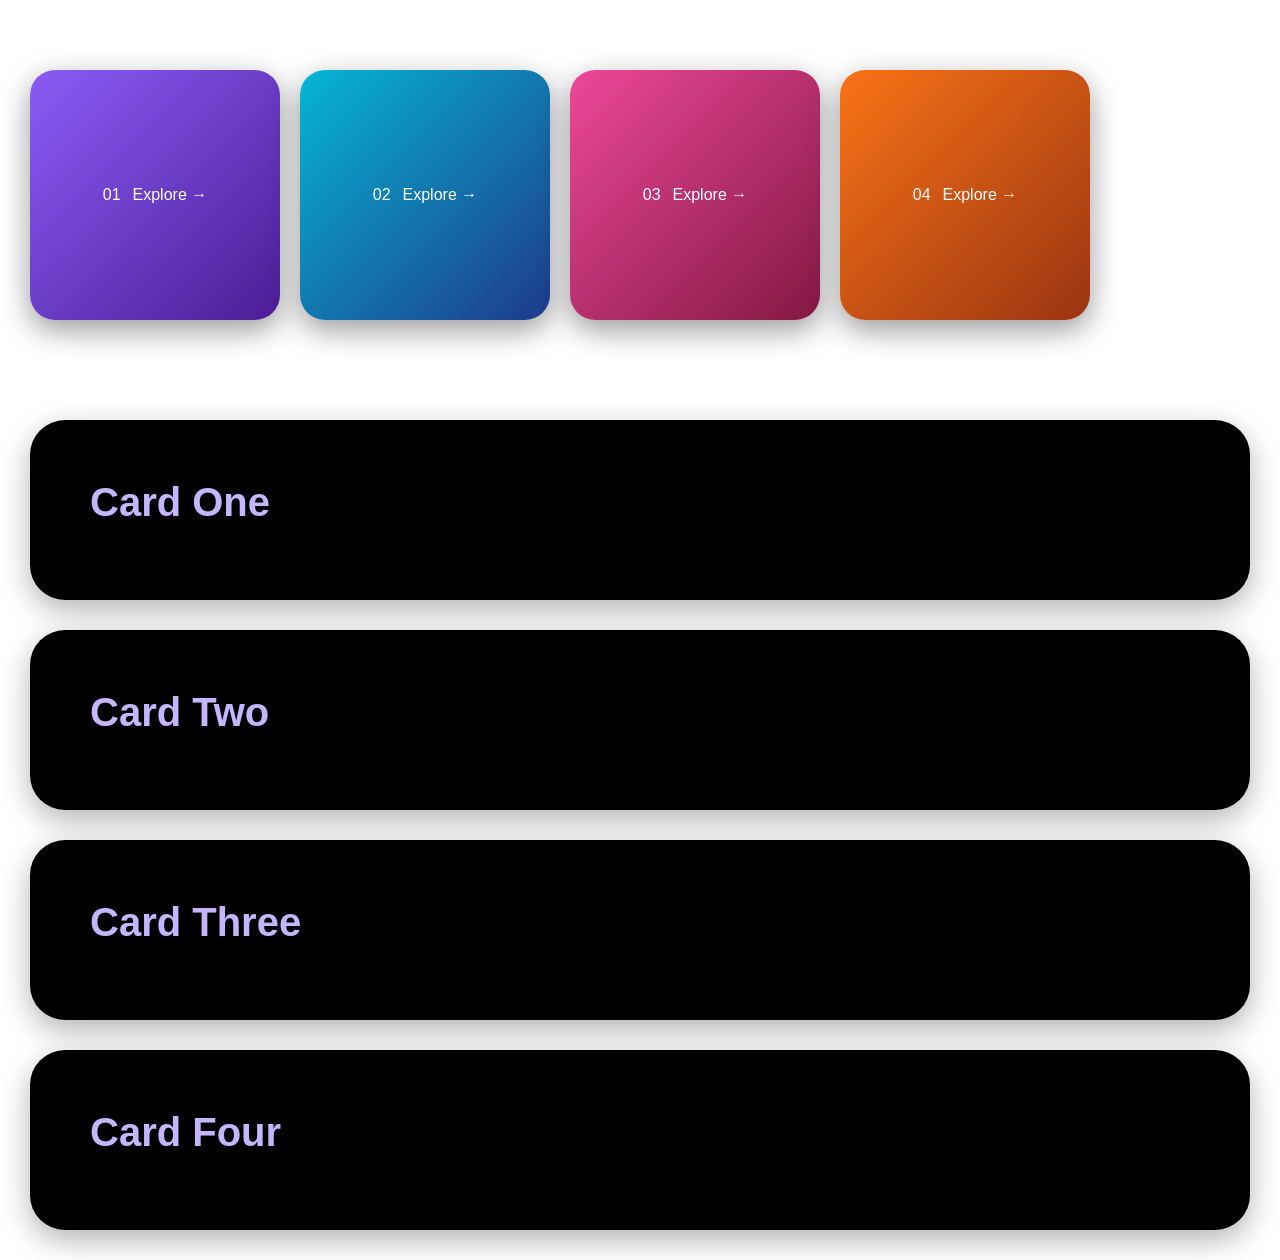
<file: ex00/index.html>
<!DOCTYPE html>
<html lang="en">
<head>
  <meta charset="UTF-8">
  

  <title>EX00</title>
  <link rel="stylesheet" href="style.css">
</head>

<body>
  

  
  <main>

    <section id="cards" class="card-container">

      <a href="#card1" class="card card-purple">
        <div class="card-shape">01</div>

        <span>Explore →</span>
      </a>

      <a href="#card2" class="card card-blue">
        <div class="card-shape">02</div>


        <span>Explore →</span>
      </a>

      <a href="#card3" class="card card-pink">
        <div class="card-shape">03</div>


        <span>Explore →</span>
      </a>

      <a href="#card4" class="card card-orange">
        <div class="card-shape">04</div>

        <span>Explore →</span>
      </a>

    </section>


    <!-- Destination Sections -->

    <section id="card1" class="content-section">
      <h2>Card One</h2>
      <p></p>
    </section>

    <section id="card2" class="content-section">
      <h2>Card Two</h2>
      <p></p>
    </section>

    <section id="card3" class="content-section">
      <h2>Card Three</h2>
      <p></p>
    </section>

    <section id="card4" class="content-section">
      <h2>Card Four</h2>
      <p></p>
    </section>

  </main>

</body>
</html>
</file>
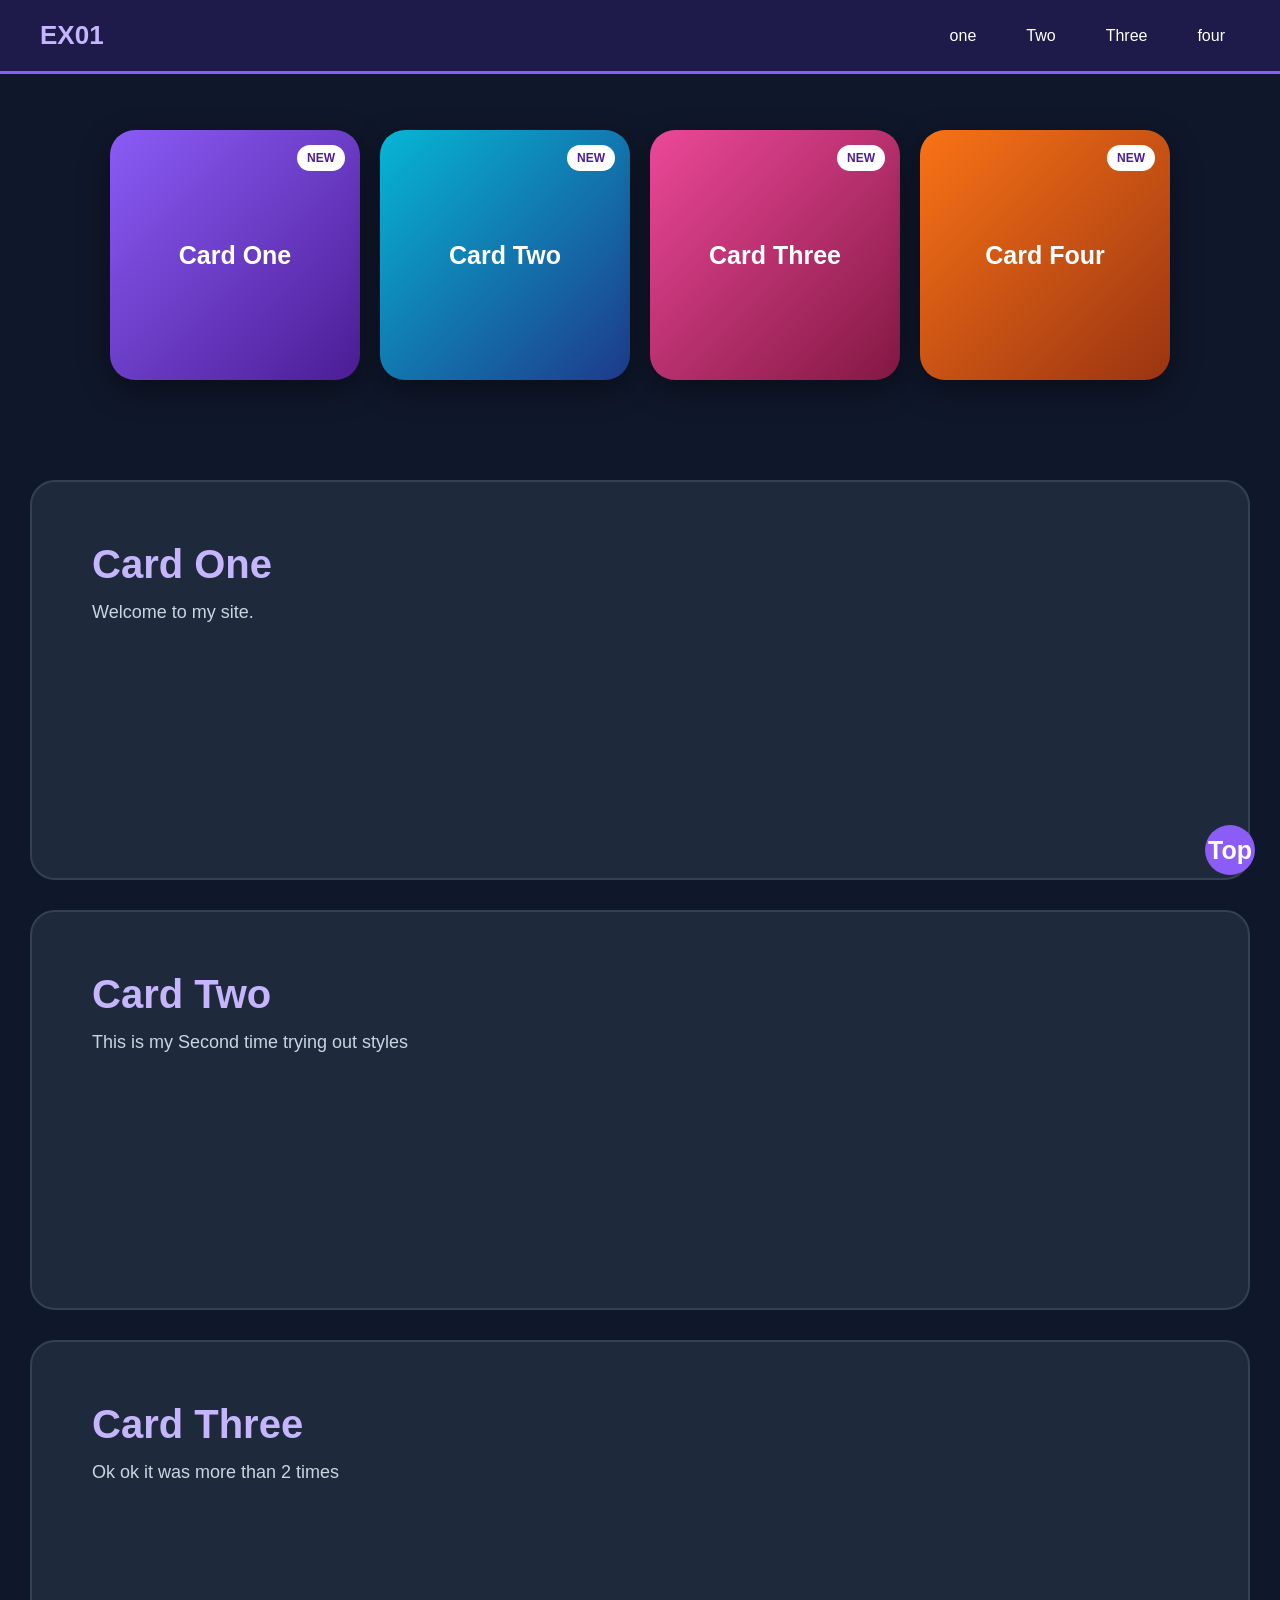
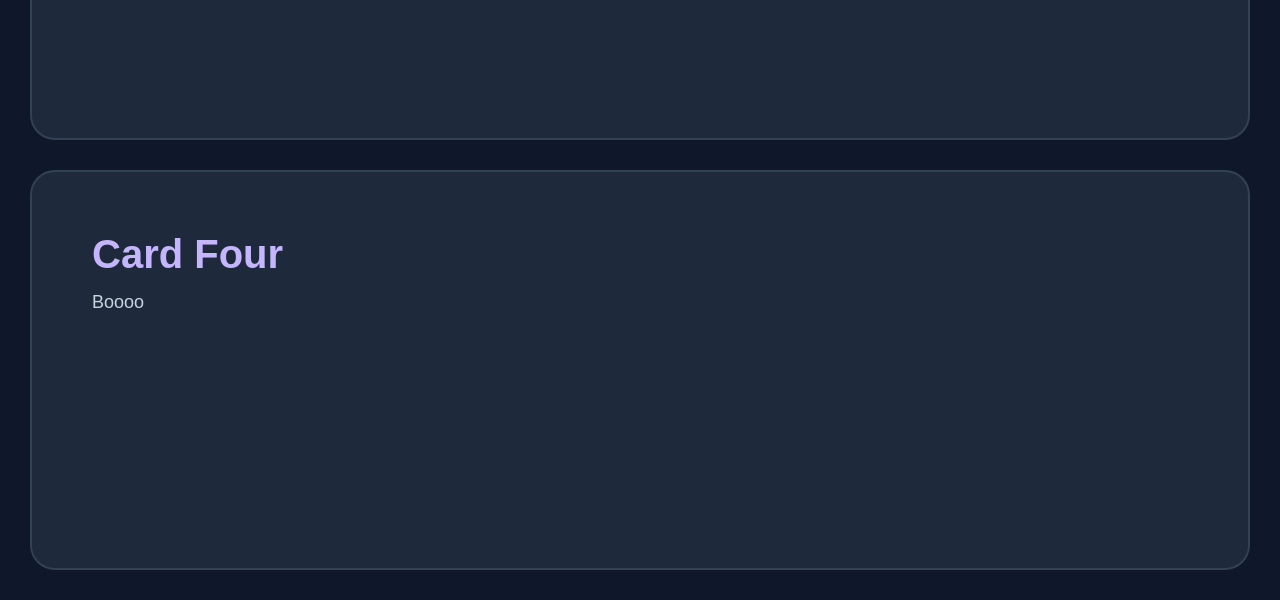
<file: ex01/index.html>
<!DOCTYPE html>
<html lang="en">

<head>
  <meta charset="UTF-8">
  <meta name="viewport" content="width=device-width, initial-scale=1.0">

  <title>EX01</title>

  <link rel="stylesheet" href="style.css">
</head>

<body>


  <nav class="nav-container">

    <div class="logo">
      EX01
    </div>

    <ul class="nav-links">
      <li><a href="#card1">one</a></li>
      <li><a href="#card2">Two</a></li>
      <li><a href="#card3">Three</a></li>
      <li><a href="#card4">four</a></li>
    </ul>

  </nav>


  <main>


    <section id="cards" class="card-container">

      <!-- Card One -->
      <a href="#card1" class="card card-purple">

        <span class="badge">NEW</span>

        <h2>Card One</h2>


      </a>



      <a href="#card2" class="card card-blue">

        <span class="badge">NEW</span>

        <h2>Card Two</h2>


      </a>



      <a href="#card3" class="card card-pink">

        <span class="badge">NEW</span>

        <h2>Card Three</h2>


      </a>


      <!-- Card Four -->
      <a href="#card4" class="card card-orange">

        <span class="badge">NEW</span>

        <h2>Card Four</h2>


      </a>

    </section>




    <section id="card1" class="content-section">
      <h2>Card One</h2>
      <p>Welcome to my site.</p>
    </section>


    <section id="card2" class="content-section">
      <h2>Card Two</h2>
      <p>This is my Second time trying out styles</p>
    </section>


    <section id="card3" class="content-section">
      <h2>Card Three</h2>
      <p>Ok ok it was more than 2 times </p>
    </section>


    <section id="card4" class="content-section">
      <h2>Card Four</h2>
      <p>Boooo</p>
    </section>

  </main>



  <a href="#cards" class="back-to-top">
    Top
  </a>

</body>

</html>
</file>
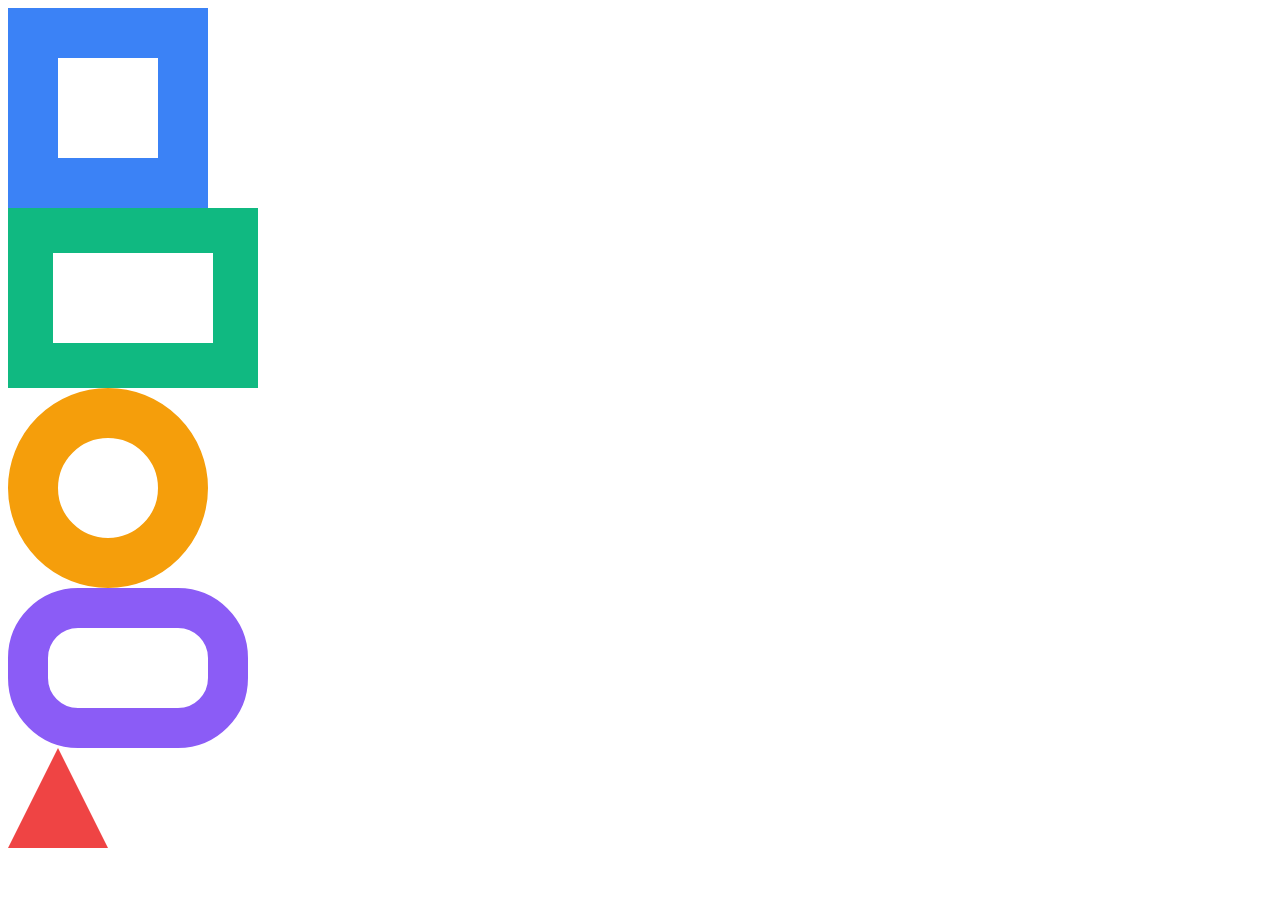
<file: ex02/index.html>
<!DOCTYPE html>
<html lang="en">
<head>
    <meta charset="UTF-8">
    <meta name="viewport" content="width=device-width, initial-scale=1.0">
    <title>Ex02</title>
    <link rel="stylesheet" href="style.css">
</head>
<body>

    <div class="shapes-container">
        
        <div class="shape square"></div>

  
        <div class="shape rectangle"></div>

        <div class="shape circle"></div>

        <div class="shape pill"></div>

        <div class="shape triangle"></div>
    </div>

</body>
</html>
</file>
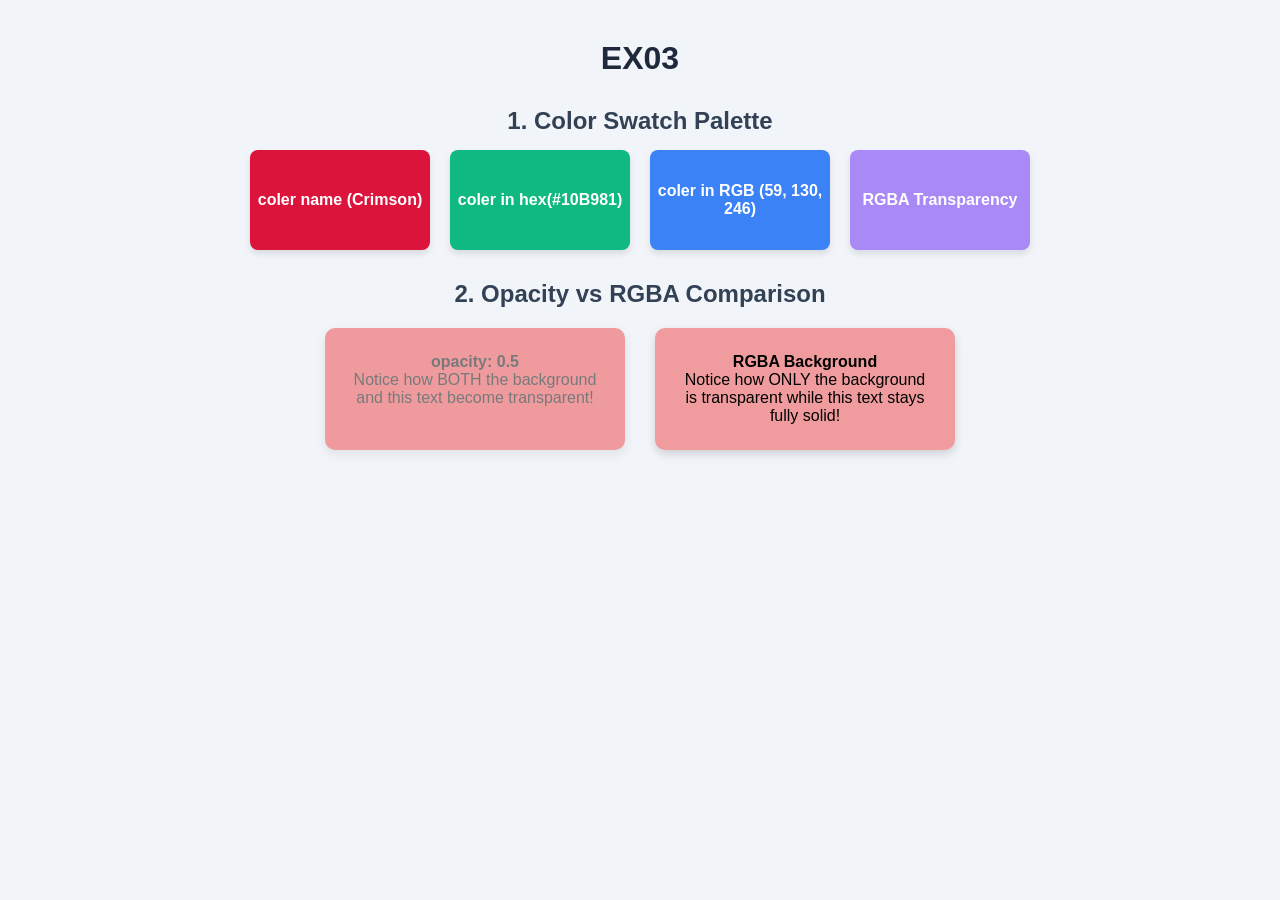
<file: ex03/index.html>
<!DOCTYPE html>
<html lang="en">
<head>
    <meta charset="UTF-8">
    <meta name="viewport" content="width=device-width, initial-scale=1.0">
    <title>Ex03</title>
    <link rel="stylesheet" href="style.css">
</head>
<body>

    <h1>EX03</h1>


    <h2>1. Color Swatch Palette</h2>
    <div class="palette-container">
        <div class="swatch named">coler name (Crimson)</div>
        <div class="swatch hex">coler in hex(#10B981)</div>
        <div class="swatch rgb">coler in RGB (59, 130, 246)</div>
        <div class="swatch rgba">RGBA Transparency</div>
    </div>


    <h2>2. Opacity vs RGBA Comparison</h2>
    <div class="comparison-container">

        <div class="box opacity-box">
            <p><strong>opacity: 0.5</strong><br>Notice how BOTH the background and this text become transparent!</p>
        </div>


        <div class="box rgba-box">
            <p><strong>RGBA Background</strong><br>Notice how ONLY the background is transparent while this text stays fully solid!</p>
        </div>
    </div>

</body>
</html>
</file>
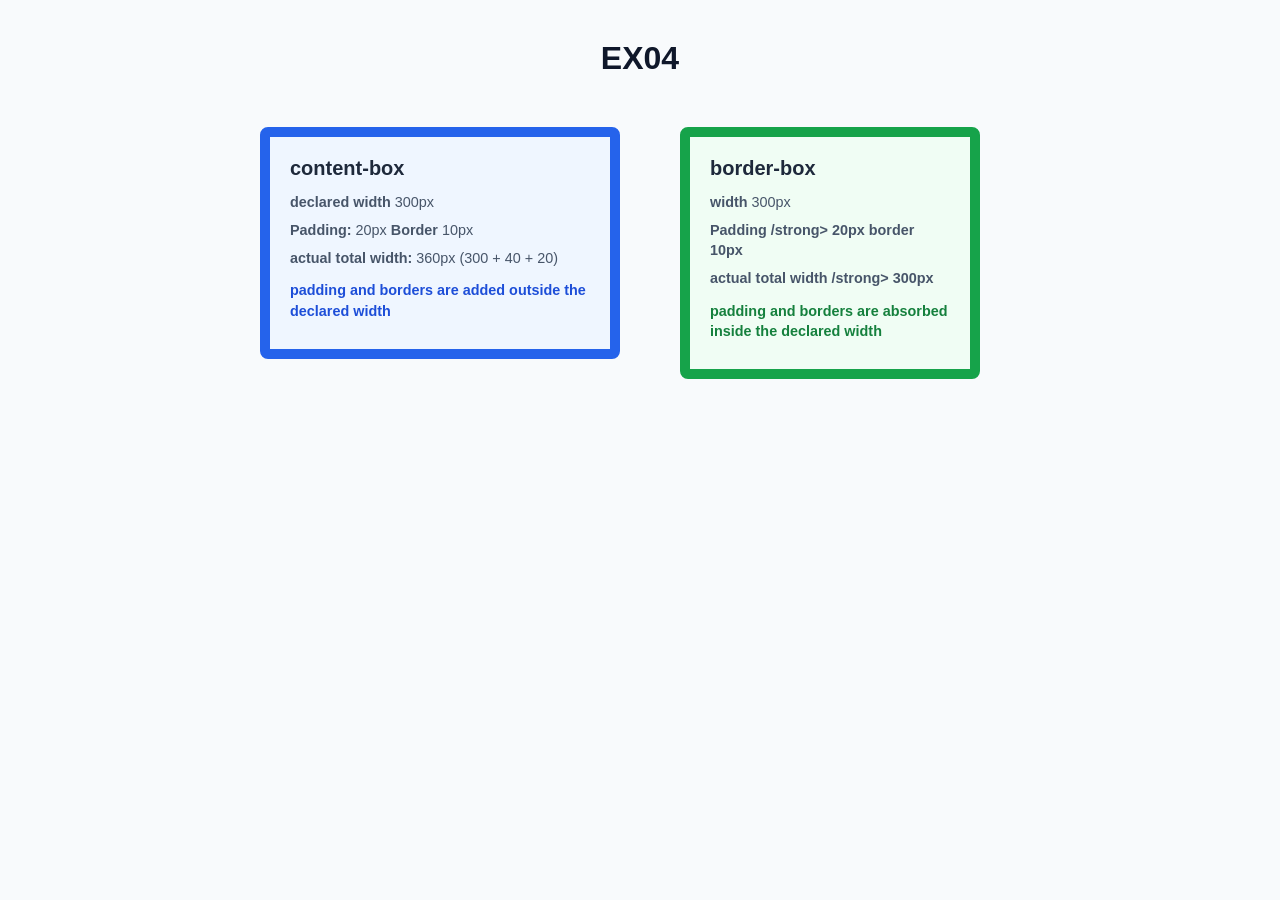
<file: ex04/index.html>
<!DOCTYPE html>
<html lang="en">
<head>
    <meta charset="UTF-8">
    <meta name="viewport" content="width=device-width, initial-scale=1.0">
    <title>Ex04</title>
    <link rel="stylesheet" href="style.css">
</head>
<body>

    <h1>EX04</h1>

    <div class="comparison-container">

        <div class="box content-box">
            <h2>content-box</h2>
            <p><strong>declared width</strong> 300px</p>
            <p><strong>Padding:</strong> 20px <strong>Border</strong> 10px</p>
            <p><strong>actual total width:</strong> 360px (300 + 40 + 20)</p>
            <p class="note">padding and borders are added outside the declared width</p>
        </div>


        <div class="box border-box">
            <h2>border-box</h2>
            <p><strong>width</strong> 300px</p>
            <p><strong>Padding /strong> 20px  <strong>border</strong> 10px</p>
            <p><strong>actual total width /strong> 300px</p>
            <p class="note">padding and borders are absorbed inside the declared width</p>
        </div>
    </div>

</body>
</html>
</file>
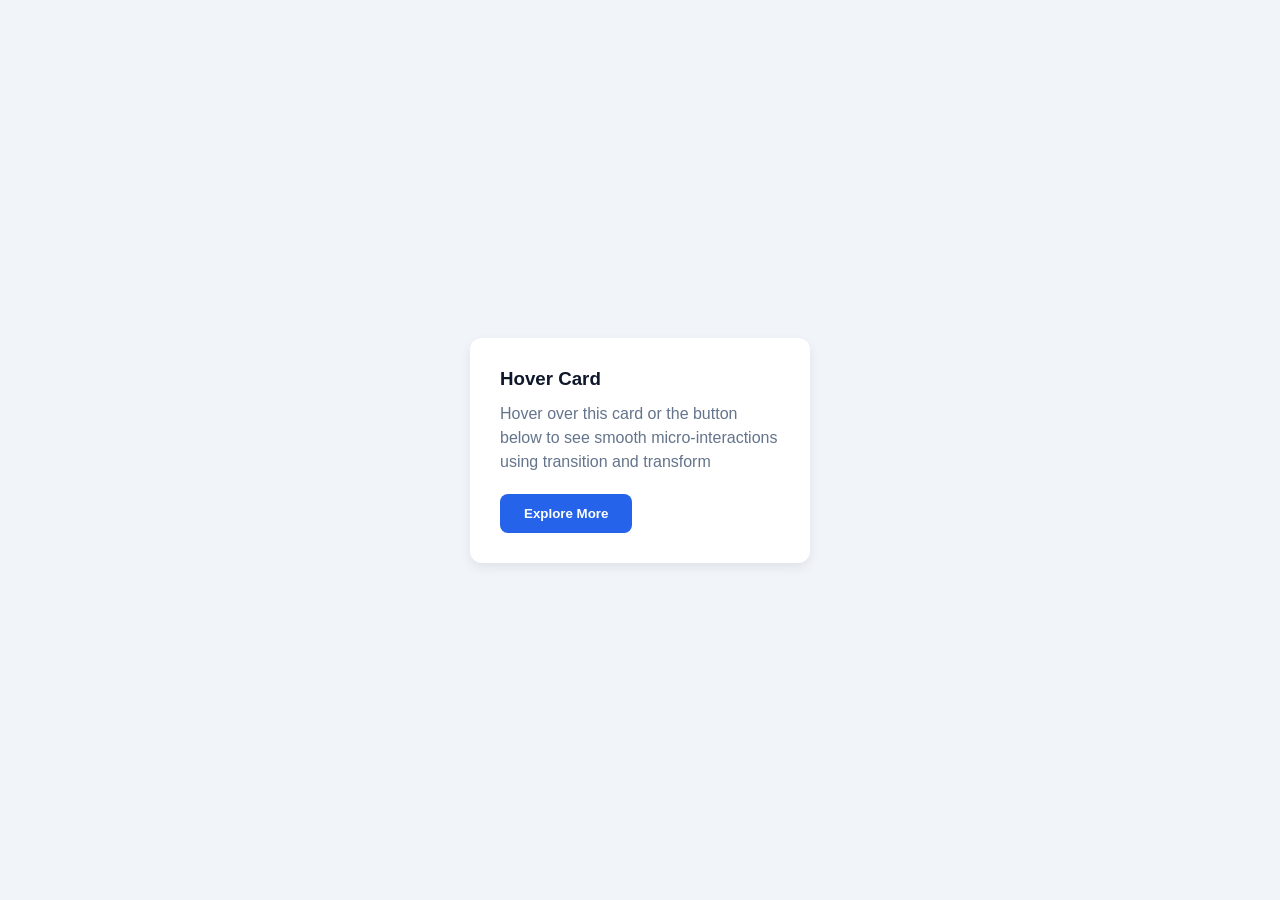
<file: ex06-bonus/index.html>
<!DOCTYPE html>
<html lang="en">
<head>
    <meta charset="UTF-8">
    <meta name="viewport" content="width=device-width, initial-scale=1.0">
    <title> Ex06 Bonus</title>
    <link rel="stylesheet" href="style.css">
</head>
<body>

    <main class="wrapper">
        <div class="card">
            <h3>Hover Card</h3>
            <p>Hover over this card or the button below to see smooth micro-interactions using transition and transform</p>
            <button class="btn">Explore More</button>
        </div>
    </main>

</body>
</html>
</file>
<file: ex00/style.css>
* {
  box-sizing: border-box;
  margin: 0;
  padding: 0;
}

html {
  scroll-behavior: smooth;
}

body {
  font-family: Arial, sans-serif;
  color: white;
}


.nav-container {
  display: flex;
  justify-content: space-between;
  align-items: center;
  gap: 20px;

  padding: 20px 40px;

  background: #1e1b4b;

  border-bottom: 3px solid #8b5cf6;
}

.logo {
  font-size: 26px;
  font-weight: bold;
  color: #c4b5fd;
}

.nav-links {
  display: flex;
  justify-content: center;
  align-items: center;
  gap: 20px;

  list-style: none;
}

.nav-links a {
  color: white;
  text-decoration: none;

  padding: 10px 15px;

  border-radius: 20px;

  transition: 0.3s;
}

.nav-links a:hover {
  background: #8b5cf6;
}


.card-container {
  display: flex;
  
  flex-direction: row;
  flex-wrap: wrap;

  gap: 20px;

  padding: 70px 30px;
}




.card {
  display: flex;
  justify-content: center;
  align-items: center;
  gap: 12px;

  width: 250px;
  min-height: 250px;

  padding: 30px;

  color: white;
  text-decoration: none;

  border-radius: 25px;

  box-shadow:
    0 10px 30px rgba(0, 0, 0, 0.4);

  transition: 0.3s;
}


/* Hover effect */

.card:hover {
  transform: translateY(-10px);

  box-shadow:
    0 20px 40px rgba(0, 0, 0, 0.5);
}


/* Different card colors */

.card-purple {
  background: linear-gradient(
    135deg,
    #8b5cf6,
    #4c1d95
  );
}

.card-blue {
  background: linear-gradient(
    135deg,
    #06b6d4,
    #1e3a8a
  );
}

.card-pink {
  background: linear-gradient(
    135deg,
    #ec4899,
    #831843
  );
}

.card-orange {
  background: linear-gradient(
    135deg,
    #f97316,
    #9a3412
  );
}


.card h2 {
  font-size: 25px;
}

.card p {
  color: #f1f5f9;
  line-height: 1.5;
}



.content-section {
  min-height: 40px;

  margin: 30px;

  padding: 60px;

  background: black;

  border-radius: 35px;

  

  box-shadow:
    0 10px 30px rgba(0, 0, 0, 0.3);
}

.content-section h2 {
  margin-bottom: 15px;

  font-size: 40px;

  color: #c4b5fd;
}

.content-section p {
  color: #cbd5e1;

  font-size: 18px;
}
</file>
<file: ex01/style.css>
* {
  box-sizing: border-box;
  margin: 0;
  padding: 0;
}

html {
  scroll-behavior: smooth;
}

body {
  font-family: Arial, sans-serif;
  color: white;
  background: #0f172a;
}


.nav-container {
  position: fixed;
  top: 0;

  left: 0;
  width: 100%;

  z-index: 1000;

  display: flex;
  justify-content: space-between;
  align-items: center;
  gap: 20px;

  padding: 20px 40px;

  background: #1e1b4b;

  border-bottom: 3px solid #8b5cf6;
}

.logo {
  font-size: 26px;
  font-weight: bold;
  color: #c4b5fd;
}

.nav-links {
  display: flex;
  justify-content: center;
  align-items: center;
  gap: 20px;

  list-style: none;
}

.nav-links a {
  color: white;
  text-decoration: none;

  padding: 10px 15px;

  border-radius: 20px;
}

.nav-links a:hover {
  background: #8b5cf6;
}


.card-container {
  position: relative;

  display: flex;
  justify-content: center;
  align-items: center;

  flex-direction: row;
  flex-wrap: wrap;

  gap: 20px;

  padding: 130px 30px 70px;
}


.card {
  position: relative;

  display: flex;
  justify-content: center;
  align-items: center;
  gap: 12px;

  width: 250px;
  min-height: 250px;

  padding: 30px;

  color: white;
  text-decoration: none;

  border-radius: 25px;

  box-shadow: 0 10px 30px rgba(0, 0, 0, 0.4);
}



.card-purple {
  background: linear-gradient(
    135deg,
    #8b5cf6,
    #4c1d95
  );
}

.card-blue {
  background: linear-gradient(
    135deg,
    #06b6d4,
    #1e3a8a
  );
}

.card-pink {
  background: linear-gradient(
    135deg,
    #ec4899,
    #831843
  );
}

.card-orange {
  background: linear-gradient(
    135deg,
    #f97316,
    #9a3412
  );
}




.badge {
  position: absolute;

  top: 15px;
  right: 15px;

  z-index: 2;

  padding: 6px 10px;

  background: #ffffff;
  color: #4c1d95;

  border-radius: 15px;

  font-size: 12px;
  font-weight: bold;
}


.card h2 {
  font-size: 25px;
}

.card p {
  color: #f1f5f9;
  line-height: 1.5;
}




.content-section {
  min-height: 400px;

  margin: 30px;

  padding: 60px;

  background: #1e293b;

  border: 2px solid #334155;

  border-radius: 25px;
}

.content-section h2 {
  margin-bottom: 15px;

  font-size: 40px;

  color: #c4b5fd;
}

.content-section p {
  color: #cbd5e1;

  font-size: 18px;
}



.back-to-top {
  position: fixed;

  bottom: 25px;
  right: 25px;

  z-index: 1000;

  width: 50px;
  height: 50px;

  display: flex;
  justify-content: center;
  align-items: center;

  background: #8b5cf6;

  color: white;

  text-decoration: none;

  border-radius: 50%;

  font-size: 25px;
  font-weight: bold;
}

.back-to-top:hover {
  background: #6d28d9;
}
</file>
<file: ex02/style.css>
.square {
    width: 100px;
    height: 100px;
    border: 50px solid #3b82f6;
}
.rectangle {
    width: 160px;
    height: 90px;
    border: 45px solid #10b981;
}

.circle {
    width: 100px;
    height: 100px;
    border: 50px solid #f59e0b;
    border-radius: 50%;
}

.pill {
    width: 160px;
    height: 80px;
    border: 40px solid #8b5cf6;
    border-radius: 70px;
}

.triangle {
    width: 0;
    height: 0;
    border-left: 50px solid transparent;
    border-right: 50px solid transparent;
    border-bottom: 100px solid #ef4444;
}
</file>
<file: ex03/style.css>
* {
    margin: 0;
    padding: 0;
    box-sizing: border-box;
    font-family: Arial, sans-serif;
}

body {
    background-color: #f1f5f9;
    padding: 40px 20px;
    text-align: center;
}

h1 {
    color: #1e293b;
    margin-bottom: 30px;
}

h2 {
    color: #334155;
    margin: 30px 0 15px 0;
}


.palette-container {
    display: flex;
    justify-content: center;
    flex-wrap: wrap;
    gap: 20px;
}

.swatch {
    width: 180px;
    height: 100px;
    display: flex;
    align-items: center;
    justify-content: center;
    color: #ffffff;
    font-weight: bold;
    border-radius: 8px;
    box-shadow: 0 4px 6px rgba(0, 0, 0, 0.1);
}


.named {
    background-color: crimson;
}


.hex {
    background-color: #10b981;
}


.rgb {
    background-color: rgb(59, 130, 246);
}


.rgba {
    background-color: rgba(139, 92, 246, 0.7);
}


.comparison-container {
    display: flex;
    justify-content: center;
    flex-wrap: wrap;
    gap: 30px;
    margin-top: 20px;
}

.box {
    width: 300px;
    padding: 25px;
    border-radius: 10px;
    color: #000000; /* Dark solid text */
    box-shadow: 0 4px 10px rgba(0, 0, 0, 0.15);
}

.opacity-box {
    background-color: #ef4444;
    opacity: 0.5;
}


.rgba-box {
    background-color: rgba(239, 68, 68, 0.5);
}
</file>
<file: ex04/style.css>
* {
    margin: 0;
    padding: 0;
    box-sizing: border-box;
    font-family: Arial, sans-serif;
}

body {
    background-color: #f8fafc;
    padding: 40px 20px;
    text-align: center;
}

h1 {
    color: #0f172a;
    margin-bottom: 40px;
}

.comparison-container {
    display: flex;
    justify-content: center;
    align-items: flex-start;
    flex-wrap: wrap;
    gap: 40px;
}


.box {
    width: 300px;
    padding: 20px;
    border: 10px solid #2563eb;
    margin: 10px;
    background-color: #ffffff;
    border-radius: 8px;
    text-align: left;
}

.box h2 {
    color: #1e293b;
    margin-bottom: 12px;
    font-size: 1.25rem;
}

.box p {
    color: #475569;
    font-size: 0.9rem;
    margin-bottom: 8px;
    line-height: 1.4;
}

.box .note {
    margin-top: 12px;
    font-weight: bold;
    color: #1d4ed8;
}


.content-box {
    box-sizing: content-box;
    background-color: #eff6ff;
}

.border-box {
    box-sizing: border-box;
    background-color: #f0fdf4;
    border-color: #16a34a;
}

.border-box .note {
    color: #15803d;
}
</file>
<file: ex06-bonus/style.css>
*, *::before, *::after {
    margin: 0;
    padding: 0;
    box-sizing: border-box;
    font-family: Arial, sans-serif;
}

body {
    background-color: #f1f5f9;
    display: flex;
    justify-content: center;
    align-items: center;
    min-height: 100vh;
}

.wrapper {
    padding: 20px;
}

.card {
    background-color: #ffffff;
    padding: 30px;
    border-radius: 12px;
    box-shadow: 0 4px 12px rgba(0, 0, 0, 0.08);
    max-width: 340px;
    transition: transform 0.3s ease, box-shadow 0.3s ease;
}

.card:hover {
    transform: translateY(-8px) scale(1.05);
    box-shadow: 0 16px 24px rgba(0, 0, 0, 0.15);
}

.card h3 {
    color: #0f172a;
    margin-bottom: 12px;
}

.card p {
    color: #64748b;
    line-height: 1.5;
    margin-bottom: 20px;
}

.btn {
    background-color: #2563eb;
    color: #ffffff;
    border: none;
    padding: 12px 24px;
    border-radius: 8px;
    font-weight: bold;
    cursor: pointer;
    transition: transform 0.2s ease, background-color 0.2s ease;
}

.btn:hover {
    background-color: #1d4ed8;
    transform: translateY(-2px);
}

.btn:active {
    transform: translateY(0) scale(0.98);
}
</file>
